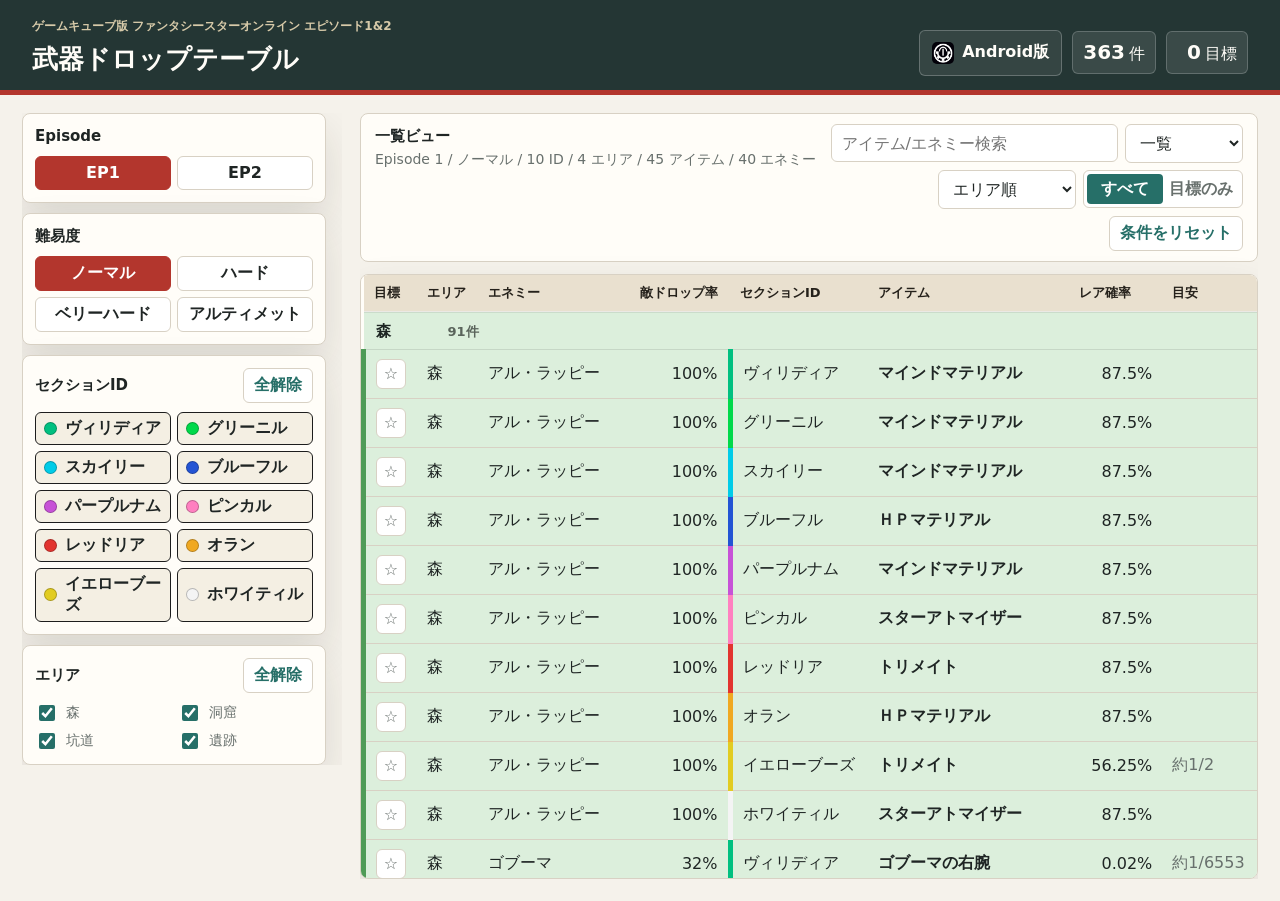
<file: index.html>
<!doctype html>
<html lang="ja">
  <head>
    <meta charset="utf-8" />
    <meta name="viewport" content="width=device-width, initial-scale=1" />
    <title>ゲームキューブ版 ファンタシースターオンライン エピソード1&2 武器ドロップテーブル</title>
    <link rel="stylesheet" href="./styles.css" />
    <link rel="icon" href="./assets/app-icon.png" />
  </head>
  <body>
    <header class="app-header">
      <div>
        <p class="eyebrow">ゲームキューブ版 ファンタシースターオンライン エピソード1&2</p>
        <h1>武器ドロップテーブル</h1>
        <p class="visually-hidden">
          GC版 Phantasy Star Online Episode 1 and 2 weapon drop table.
          GameCube PSO Episode I & II rare item drop table.
        </p>
      </div>
      <div class="header-stats" aria-live="polite">
        <a class="android-link" href="./android.html" aria-label="Android版アプリのインストール方法">
          <img src="./assets/app-icon.png" alt="" />
          <span class="android-link-label-short">Android版</span>
          <span class="android-link-label-long">Android版アプリを使う</span>
        </a>
        <span class="stat-pill"><strong id="visibleCount">0</strong>件</span>
        <span class="stat-pill"><strong id="targetCount">0</strong>目標</span>
      </div>
    </header>

    <main class="layout">
      <aside class="filters" aria-label="絞り込み">
        <section class="filter-section">
          <h2>Episode</h2>
          <div id="episodeButtons" class="segmented"></div>
        </section>

        <section class="filter-section">
          <h2>難易度</h2>
          <div id="difficultyButtons" class="segmented"></div>
        </section>

        <section class="filter-section">
          <div class="section-heading">
            <h2>セクションID</h2>
            <button id="allSectionsButton" class="text-button" type="button">全選択</button>
          </div>
          <div id="sectionButtons" class="section-grid"></div>
        </section>

        <section class="filter-section">
          <div class="section-heading">
            <h2>エリア</h2>
            <button id="allAreasButton" class="text-button" type="button">全選択</button>
          </div>
          <div id="areaFilters" class="check-grid"></div>
        </section>
      </aside>

      <section class="results" aria-label="検索結果">
        <div class="results-toolbar">
          <div class="results-heading">
            <h2 id="resultsTitle">一覧</h2>
            <p id="resultsSummary"></p>
          </div>
          <div class="toolbar-controls">
            <label class="toolbar-search">
              <span class="visually-hidden">アイテムまたはエネミーを検索</span>
              <input id="queryInput" type="search" placeholder="アイテム/エネミー検索" />
            </label>
            <select id="viewMode" aria-label="ビュー">
              <option value="list">一覧</option>
              <option value="compare">比較</option>
            </select>
            <select id="sortMode" aria-label="並び順">
              <option value="area">エリア順</option>
              <option value="rareAsc">出にくい順</option>
              <option value="rareDesc">出やすい順</option>
              <option value="item">アイテム名順</option>
            </select>
            <div class="target-toggle" aria-label="表示対象">
              <button id="showAllButton" class="active" type="button">すべて</button>
              <button id="showTargetsButton" type="button">目標のみ</button>
            </div>
            <button id="resetButton" class="text-button" type="button">条件をリセット</button>
          </div>
        </div>

        <div id="targetPanel" class="target-panel" hidden>
          <div class="section-heading">
            <button id="toggleTargetPanelButton" class="target-panel-title" type="button">目標リスト</button>
            <button id="clearTargetsButton" class="text-button" type="button">全解除</button>
          </div>
          <div id="targetList" class="target-list"></div>
        </div>

        <div class="table-shell">
          <table id="resultTable">
            <thead id="tableHead"></thead>
            <tbody id="tableBody"></tbody>
          </table>
        </div>
      </section>
    </main>

    <script src="./data.js"></script>
    <script src="./app.js"></script>
  </body>
</html>
</file>
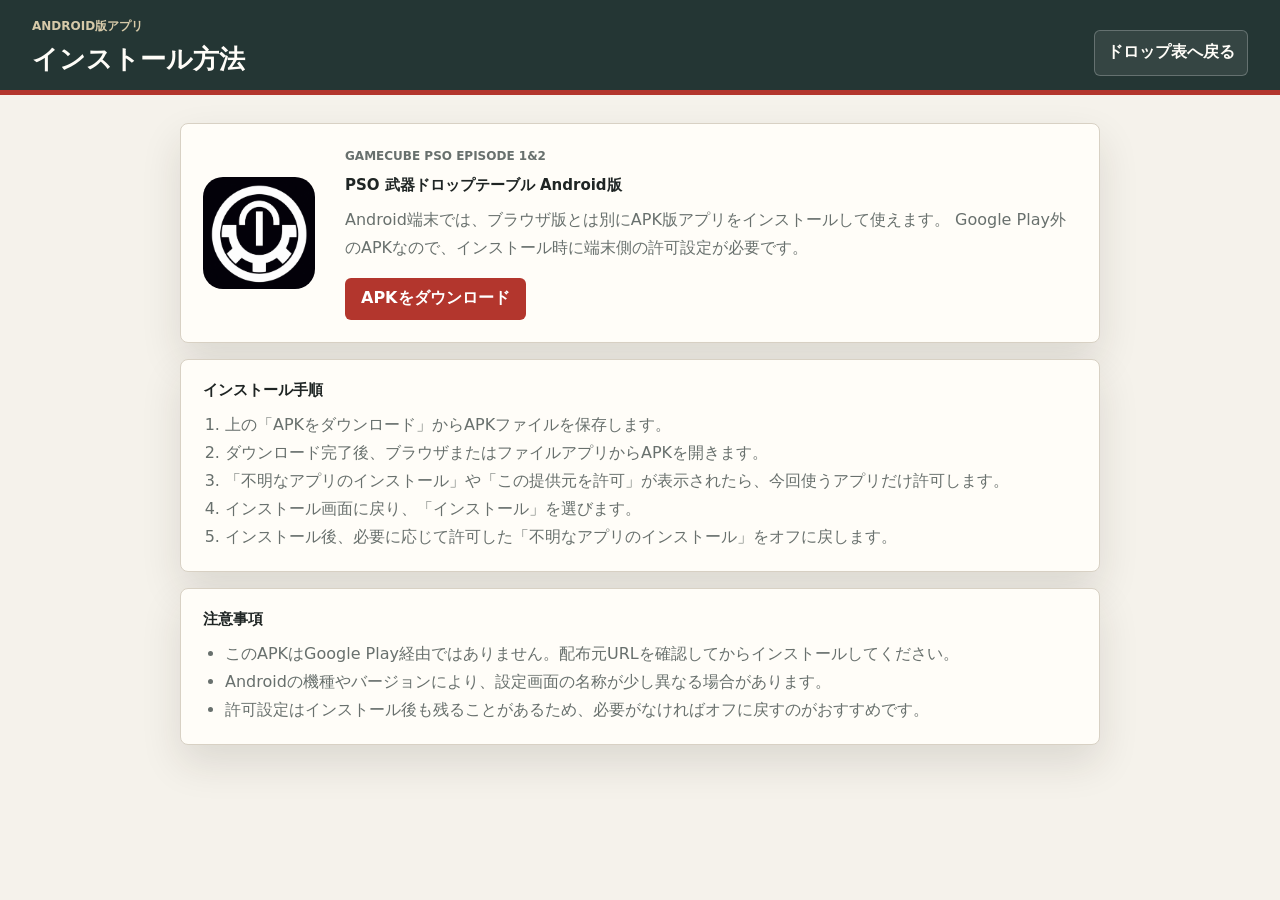
<file: android.html>
<!doctype html>
<html lang="ja">
  <head>
    <meta charset="utf-8" />
    <meta name="viewport" content="width=device-width, initial-scale=1" />
    <title>Android版アプリのインストール方法 | PSO 武器ドロップテーブル</title>
    <link rel="stylesheet" href="./styles.css" />
    <link rel="icon" href="./assets/app-icon.png" />
  </head>
  <body class="android-page">
    <header class="app-header android-header">
      <div>
        <p class="eyebrow">Android版アプリ</p>
        <h1>インストール方法</h1>
      </div>
      <div class="header-stats">
        <a class="android-link" href="./index.html">
          <span>ドロップ表へ戻る</span>
        </a>
      </div>
    </header>

    <main class="android-content">
      <section class="android-hero">
        <img class="android-icon" src="./assets/app-icon.png" alt="PSO武器ドロップテーブルのアプリアイコン" />
        <div>
          <p class="eyebrow">GameCube PSO Episode 1&2</p>
          <h2>PSO 武器ドロップテーブル Android版</h2>
          <p>
            Android端末では、ブラウザ版とは別にAPK版アプリをインストールして使えます。
            Google Play外のAPKなので、インストール時に端末側の許可設定が必要です。
          </p>
          <a
            class="download-button"
            href="https://github.com/ohath/pso-drop-tool/releases/download/v1.0.0/pso-drop-table-debug.apk"
          >
            APKをダウンロード
          </a>
        </div>
      </section>

      <section class="android-section">
        <h2>インストール手順</h2>
        <ol class="steps">
          <li>上の「APKをダウンロード」からAPKファイルを保存します。</li>
          <li>ダウンロード完了後、ブラウザまたはファイルアプリからAPKを開きます。</li>
          <li>「不明なアプリのインストール」や「この提供元を許可」が表示されたら、今回使うアプリだけ許可します。</li>
          <li>インストール画面に戻り、「インストール」を選びます。</li>
          <li>インストール後、必要に応じて許可した「不明なアプリのインストール」をオフに戻します。</li>
        </ol>
      </section>

      <section class="android-section">
        <h2>注意事項</h2>
        <ul class="notes">
          <li>このAPKはGoogle Play経由ではありません。配布元URLを確認してからインストールしてください。</li>
          <li>Androidの機種やバージョンにより、設定画面の名称が少し異なる場合があります。</li>
          <li>許可設定はインストール後も残ることがあるため、必要がなければオフに戻すのがおすすめです。</li>
        </ul>
      </section>
    </main>
  </body>
</html>
</file>
<file: styles.css>
:root {
  color-scheme: light;
  --bg: #f5f2eb;
  --surface: #fffdf8;
  --surface-2: #ebe7de;
  --ink: #1f2524;
  --muted: #68706d;
  --line: #d8d1c4;
  --accent: #b3362d;
  --accent-2: #266f68;
  --good: #1b7f45;
  --shadow: 0 18px 40px rgba(38, 34, 28, 0.12);
}

* {
  box-sizing: border-box;
}

body {
  margin: 0;
  height: 100vh;
  min-height: 100vh;
  overflow: hidden;
  background: var(--bg);
  color: var(--ink);
  font-family:
    "Yu Gothic UI", "Meiryo", system-ui, -apple-system, BlinkMacSystemFont, sans-serif;
}

button,
input,
select {
  font: inherit;
}

.app-header {
  position: sticky;
  top: 0;
  z-index: 10;
  display: flex;
  align-items: flex-end;
  justify-content: space-between;
  gap: 24px;
  padding: 18px 32px 14px;
  background: #243634;
  color: #fffdf8;
  border-bottom: 5px solid var(--accent);
}

.eyebrow {
  margin: 0 0 8px;
  color: #d7caa9;
  font-size: 12px;
  font-weight: 700;
  letter-spacing: 0;
  text-transform: uppercase;
}

h1,
h2,
p {
  margin: 0;
}

h1 {
  font-size: 26px;
  line-height: 1.25;
}

.visually-hidden {
  position: absolute;
  width: 1px;
  height: 1px;
  padding: 0;
  overflow: hidden;
  clip: rect(0, 0, 0, 0);
  white-space: nowrap;
  border: 0;
}

h2 {
  font-size: 15px;
  line-height: 1.4;
}

.header-stats {
  display: flex;
  align-items: center;
  gap: 10px;
  flex-wrap: wrap;
}

.stat-pill {
  min-width: 82px;
  padding: 8px 10px;
  background: rgba(255, 255, 255, 0.1);
  border: 1px solid rgba(255, 255, 255, 0.2);
  border-radius: 6px;
  text-align: right;
}

.stat-pill strong {
  margin-right: 4px;
  font-size: 20px;
}

.android-link {
  display: inline-flex;
  align-items: center;
  gap: 8px;
  min-height: 46px;
  padding: 8px 12px;
  border: 1px solid rgba(255, 255, 255, 0.24);
  border-radius: 6px;
  background: rgba(255, 255, 255, 0.08);
  color: #fffdf8;
  font-weight: 800;
  text-decoration: none;
}

.android-link:hover {
  background: rgba(255, 255, 255, 0.14);
}

.android-link img {
  width: 22px;
  height: 22px;
  border-radius: 5px;
}

.android-link-label-long {
  display: none;
}

.layout {
  display: grid;
  grid-template-columns: minmax(260px, 320px) minmax(0, 1fr);
  gap: 18px;
  height: calc(100vh - 94px);
  overflow: hidden;
  padding: 18px 22px 22px;
}

.filters {
  display: flex;
  flex-direction: column;
  gap: 10px;
  align-self: start;
  max-height: 100%;
  overflow-y: auto;
  padding-right: 6px;
  scrollbar-gutter: stable;
}

.filters::-webkit-scrollbar {
  width: 10px;
}

.filters::-webkit-scrollbar-track {
  background: #e8e1d5;
  border-radius: 999px;
}

.filters::-webkit-scrollbar-thumb {
  background: #b8ab98;
  border: 2px solid #e8e1d5;
  border-radius: 999px;
}

.filters::-webkit-scrollbar-thumb:hover {
  background: #8f8170;
}

.filter-section,
.target-panel {
  padding: 12px;
  background: var(--surface);
  border: 1px solid var(--line);
  border-radius: 8px;
  box-shadow: var(--shadow);
}

.filter-section {
  display: flex;
  flex-direction: column;
  gap: 9px;
}

.section-heading {
  display: flex;
  align-items: center;
  justify-content: space-between;
  gap: 12px;
}

.segmented {
  display: grid;
  grid-template-columns: repeat(2, minmax(0, 1fr));
  gap: 6px;
}

.segmented button,
.section-button,
.text-button {
  border: 1px solid var(--line);
  border-radius: 6px;
  background: #fff;
  color: var(--ink);
  cursor: pointer;
}

.segmented button {
  min-height: 34px;
  padding: 6px 8px;
  font-weight: 700;
}

.segmented button.active {
  border-color: var(--accent);
  background: var(--accent);
  color: #fff;
}

.section-grid {
  display: grid;
  grid-template-columns: repeat(2, minmax(0, 1fr));
  gap: 6px;
}

.section-button {
  display: flex;
  align-items: center;
  gap: 8px;
  min-height: 32px;
  padding: 5px 8px;
  text-align: left;
}

.section-button.active {
  border-color: #1d1d1d;
  background: #f4efe3;
  font-weight: 700;
}

.swatch {
  width: 13px;
  height: 13px;
  flex: 0 0 13px;
  border: 1px solid rgba(0, 0, 0, 0.25);
  border-radius: 50%;
}

.check-grid {
  display: grid;
  grid-template-columns: repeat(2, minmax(0, 1fr));
  gap: 6px 8px;
}

.toggle-row,
.control-row,
.search-box,
.check-grid label {
  display: flex;
  align-items: center;
  gap: 8px;
  color: var(--muted);
  font-size: 14px;
}

.search-box,
.control-row {
  align-items: stretch;
  flex-direction: column;
}

input[type="search"],
select {
  width: 100%;
  min-height: 38px;
  padding: 8px 10px;
  border: 1px solid var(--line);
  border-radius: 6px;
  background: #fff;
  color: var(--ink);
}

input[type="checkbox"] {
  width: 16px;
  height: 16px;
  accent-color: var(--accent-2);
}

.text-button {
  min-height: 32px;
  padding: 6px 10px;
  color: var(--accent-2);
  font-weight: 700;
}

.results {
  min-width: 0;
  min-height: 0;
  display: flex;
  flex-direction: column;
  gap: 12px;
  overflow: hidden;
}

.results-toolbar {
  display: flex;
  align-items: flex-start;
  justify-content: space-between;
  gap: 14px;
  padding: 10px 14px;
  background: var(--surface);
  border: 1px solid var(--line);
  border-radius: 8px;
  box-shadow: none;
}

.results-heading {
  min-width: 260px;
  padding-top: 2px;
}

#resultsSummary {
  margin-top: 4px;
  color: var(--muted);
  font-size: 14px;
}

.toolbar-controls {
  display: flex;
  align-items: center;
  justify-content: flex-end;
  gap: 7px;
  flex: 1;
  flex-wrap: wrap;
}

.toolbar-search {
  flex: 1 1 240px;
  min-width: 180px;
}

.toolbar-controls select {
  width: auto;
  min-width: 118px;
}

.target-toggle {
  display: inline-flex;
  min-height: 38px;
  padding: 3px;
  border: 1px solid var(--line);
  border-radius: 6px;
  background: #fff;
}

.target-toggle button {
  min-width: 76px;
  border: 0;
  border-radius: 4px;
  background: transparent;
  color: var(--muted);
  cursor: pointer;
  font-weight: 700;
}

.target-toggle button.active {
  background: var(--accent-2);
  color: #fff;
}

.target-panel {
  box-shadow: none;
}

.target-panel-title {
  min-height: 32px;
  padding: 0;
  border: 0;
  background: transparent;
  color: var(--ink);
  cursor: pointer;
  font-weight: 800;
  text-align: left;
}

.target-list {
  display: flex;
  flex-wrap: wrap;
  gap: 8px;
  margin-top: 12px;
}

.target-chip {
  display: inline-flex;
  align-items: center;
  gap: 8px;
  max-width: 100%;
  padding: 6px 8px;
  border: 1px solid var(--line);
  border-radius: 6px;
  background: #fff;
  color: var(--ink);
}

.target-chip button,
.target-button {
  width: 30px;
  height: 30px;
  border: 1px solid var(--line);
  border-radius: 6px;
  background: #fff;
  color: var(--muted);
  cursor: pointer;
}

.target-button.active {
  border-color: var(--accent);
  color: var(--accent);
  background: #fff4f1;
}

.table-shell {
  flex: 1;
  min-height: 0;
  overflow: auto;
  background: var(--surface);
  border: 1px solid var(--line);
  border-radius: 8px;
  box-shadow: var(--shadow);
}

table {
  width: 100%;
  border-collapse: collapse;
  min-width: 840px;
}

th,
td {
  padding: 9px 10px;
  border-bottom: 1px solid var(--line);
  text-align: left;
  vertical-align: middle;
  white-space: nowrap;
}

th {
  position: sticky;
  top: 0;
  z-index: 1;
  background: #e9e0cf;
  color: #25211b;
  font-size: 13px;
}

tbody tr:nth-child(even) {
  background: #faf7ef;
}

tbody tr:hover {
  background: #f3ead8;
}

.area-divider td {
  padding: 8px 12px;
  border-top: 2px solid rgba(0, 0, 0, 0.08);
  border-bottom: 1px solid rgba(0, 0, 0, 0.1);
  color: #1d2523;
}

.area-divider .area-name {
  display: inline-flex;
  align-items: center;
  min-width: 72px;
  font-size: 15px;
  font-weight: 800;
}

.area-divider .area-count {
  color: rgba(20, 24, 22, 0.65);
  font-size: 13px;
  font-weight: 700;
}

.area-row td:first-child {
  border-left: 5px solid transparent;
}

.area-森 td {
  background: #dcefdc;
}

.area-洞窟 td {
  background: #f0dddd;
}

.area-坑道 td {
  background: #dfe8f2;
}

.area-遺跡 td {
  background: #e5e2dc;
}

.area-ＶＲ神殿 td {
  background: #ece6c8;
}

.area-ＶＲ宇宙船 td {
  background: #dfe7f4;
}

.area-中央管理区 td {
  background: #dcefdc;
}

.area-プラント td {
  background: #e5e2ec;
}

.area-制御塔 td {
  background: #e1ece8;
}

.area-row.area-森 td:first-child {
  border-left-color: #4f9b57;
}

.area-row.area-洞窟 td:first-child {
  border-left-color: #b45a58;
}

.area-row.area-坑道 td:first-child {
  border-left-color: #527ca7;
}

.area-row.area-遺跡 td:first-child {
  border-left-color: #77726a;
}

.area-row.area-ＶＲ神殿 td:first-child {
  border-left-color: #b7a344;
}

.area-row.area-ＶＲ宇宙船 td:first-child {
  border-left-color: #5978aa;
}

.area-row.area-中央管理区 td:first-child {
  border-left-color: #57995a;
}

.area-row.area-プラント td:first-child {
  border-left-color: #7a668f;
}

.area-row.area-制御塔 td:first-child {
  border-left-color: #4e8b83;
}

.area-row:hover td {
  background: #f3ead8;
}

.rate {
  text-align: right;
  font-variant-numeric: tabular-nums;
}

.muted {
  color: var(--muted);
}

.item-name {
  font-weight: 700;
}

.empty-state {
  padding: 28px;
  color: var(--muted);
  text-align: center;
}

.android-page {
  height: auto;
  min-height: 100vh;
  overflow: auto;
}

.android-header {
  position: static;
}

.android-content {
  width: min(920px, calc(100% - 36px));
  margin: 28px auto 48px;
}

.android-hero,
.android-section {
  background: var(--surface);
  border: 1px solid var(--line);
  border-radius: 8px;
  box-shadow: var(--shadow);
}

.android-hero {
  display: grid;
  grid-template-columns: 120px minmax(0, 1fr);
  gap: 22px;
  align-items: center;
  padding: 22px;
}

.android-icon {
  width: 112px;
  height: 112px;
  border-radius: 20px;
}

.android-hero h2,
.android-section h2 {
  margin: 0 0 10px;
}

.android-hero p,
.android-section li {
  color: var(--muted);
  line-height: 1.75;
}

.download-button {
  display: inline-flex;
  align-items: center;
  justify-content: center;
  min-height: 42px;
  margin-top: 16px;
  padding: 10px 16px;
  border-radius: 6px;
  background: var(--accent);
  color: #fff;
  font-weight: 800;
  text-decoration: none;
}

.download-button:hover {
  background: #962d26;
}

.android-section {
  margin-top: 16px;
  padding: 20px 22px;
}

.steps,
.notes {
  margin: 0;
  padding-left: 22px;
}

@media (max-width: 860px) {
  body {
    height: auto;
    min-height: 100vh;
    overflow: auto;
  }

  .app-header {
    align-items: flex-start;
    flex-direction: column;
    gap: 14px;
    padding: 16px;
  }

  .app-header h1 {
    font-size: 25px;
  }

  .header-stats {
    width: 100%;
  }

  .stat-pill {
    display: none;
  }

  .android-link {
    justify-content: center;
    width: 100%;
    min-height: 46px;
    background: var(--accent-2);
    border-color: var(--accent-2);
    font-size: 15px;
  }

  .android-link:hover {
    background: #21635d;
  }

  .android-link-label-short {
    display: none;
  }

  .android-link-label-long {
    display: inline;
  }

  .layout {
    grid-template-columns: 1fr;
    height: auto;
    overflow: visible;
    padding: 14px;
  }

  .filters {
    position: static;
    max-height: none;
    overflow: visible;
  }

  .results {
    min-height: auto;
    overflow: visible;
  }

  .results-toolbar {
    align-items: flex-start;
    flex-direction: column;
  }

  .toolbar-controls {
    width: 100%;
    justify-content: stretch;
  }

  .toolbar-controls select,
  .toolbar-search,
  .toolbar-controls .text-button,
  .target-toggle {
    width: 100%;
  }

  .target-toggle button {
    flex: 1;
  }

  table {
    min-width: 760px;
  }

  .table-shell {
    flex: none;
    height: 62vh;
    max-height: 620px;
    min-height: 360px;
    overflow: auto;
    -webkit-overflow-scrolling: touch;
  }
}
</file>
